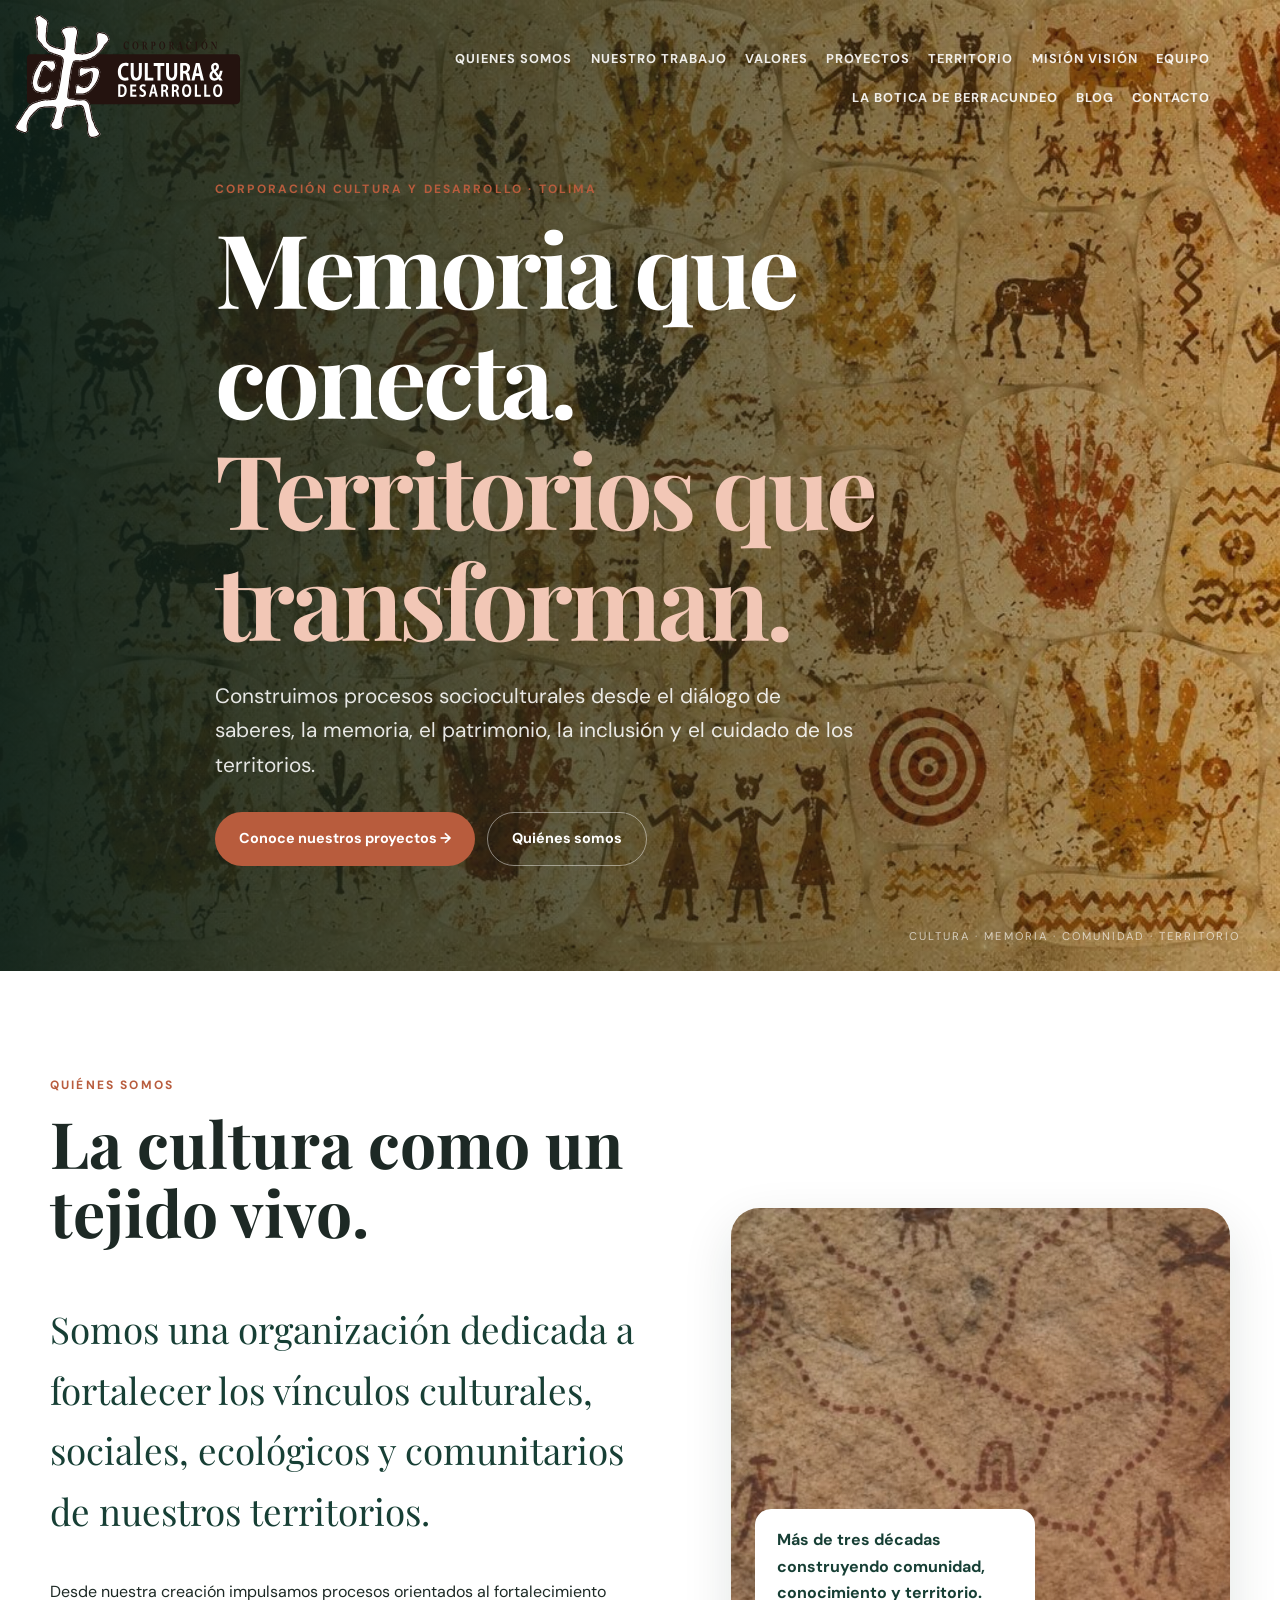
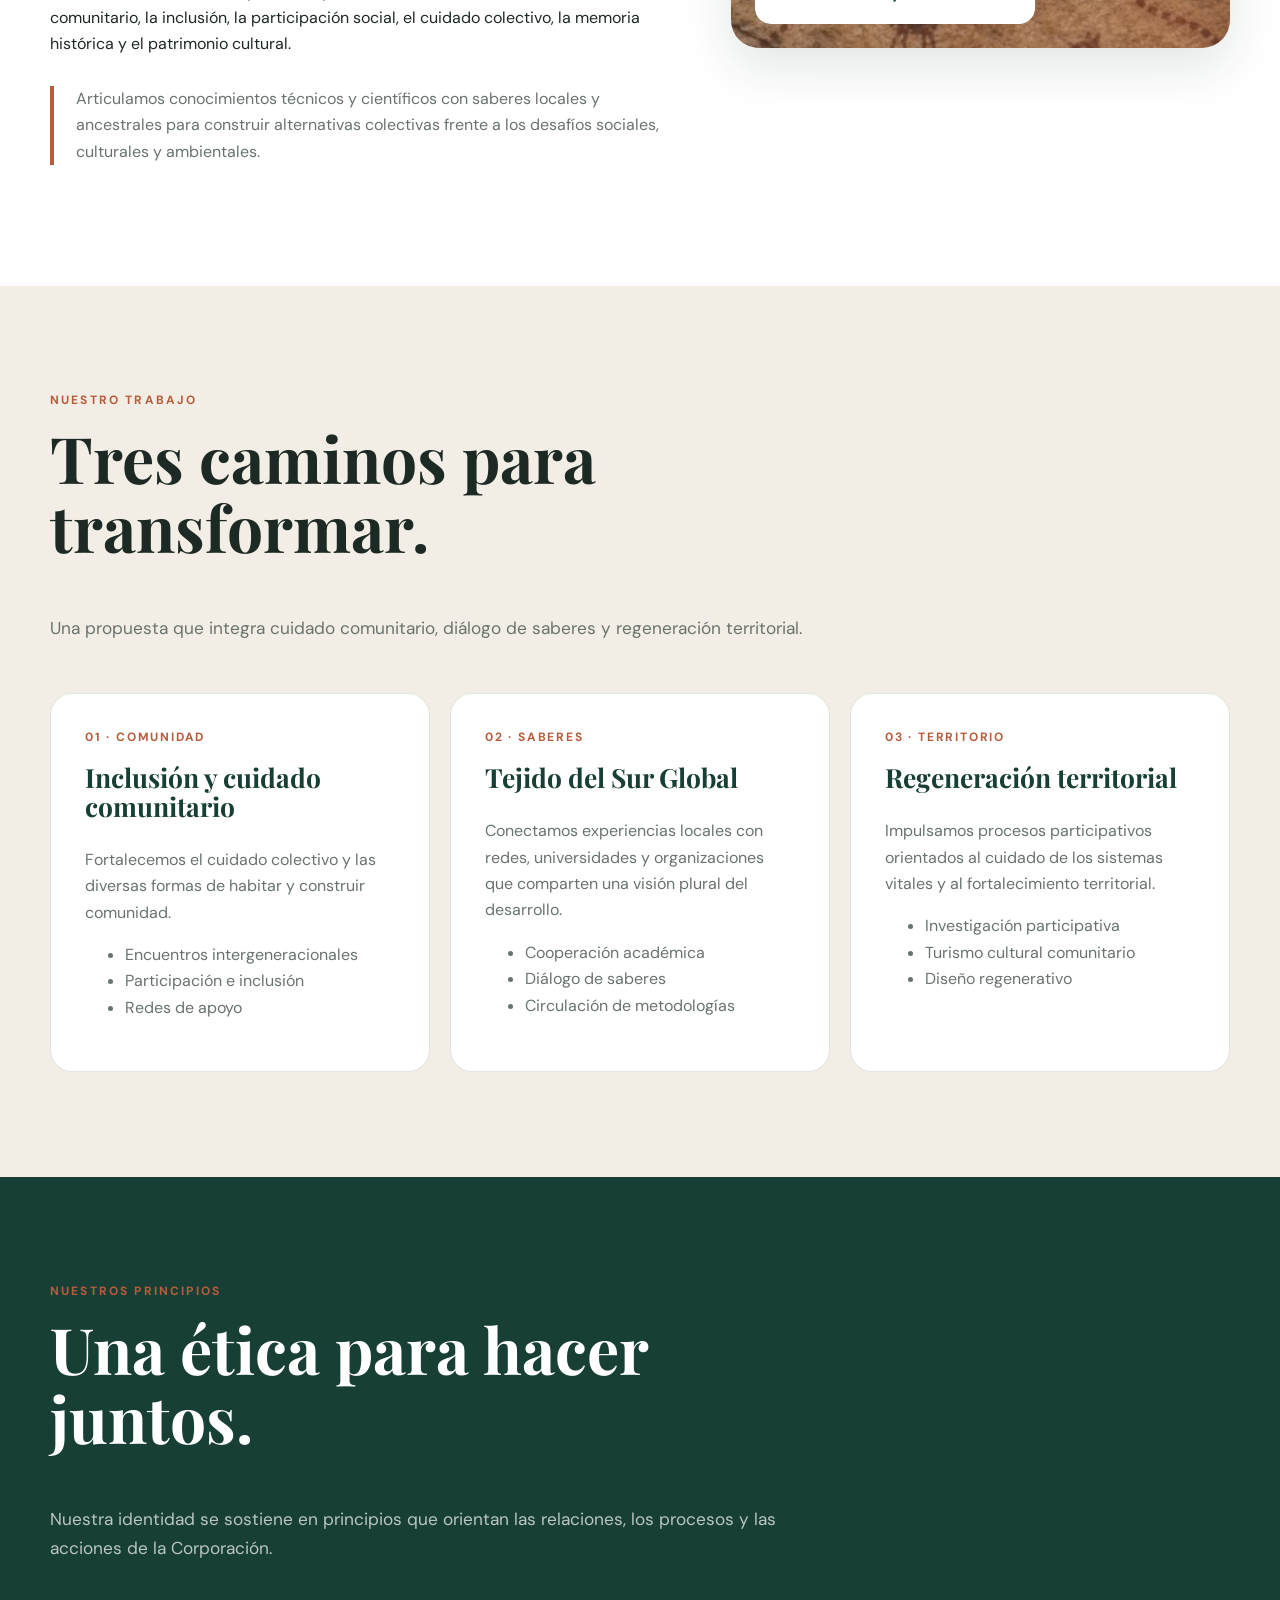
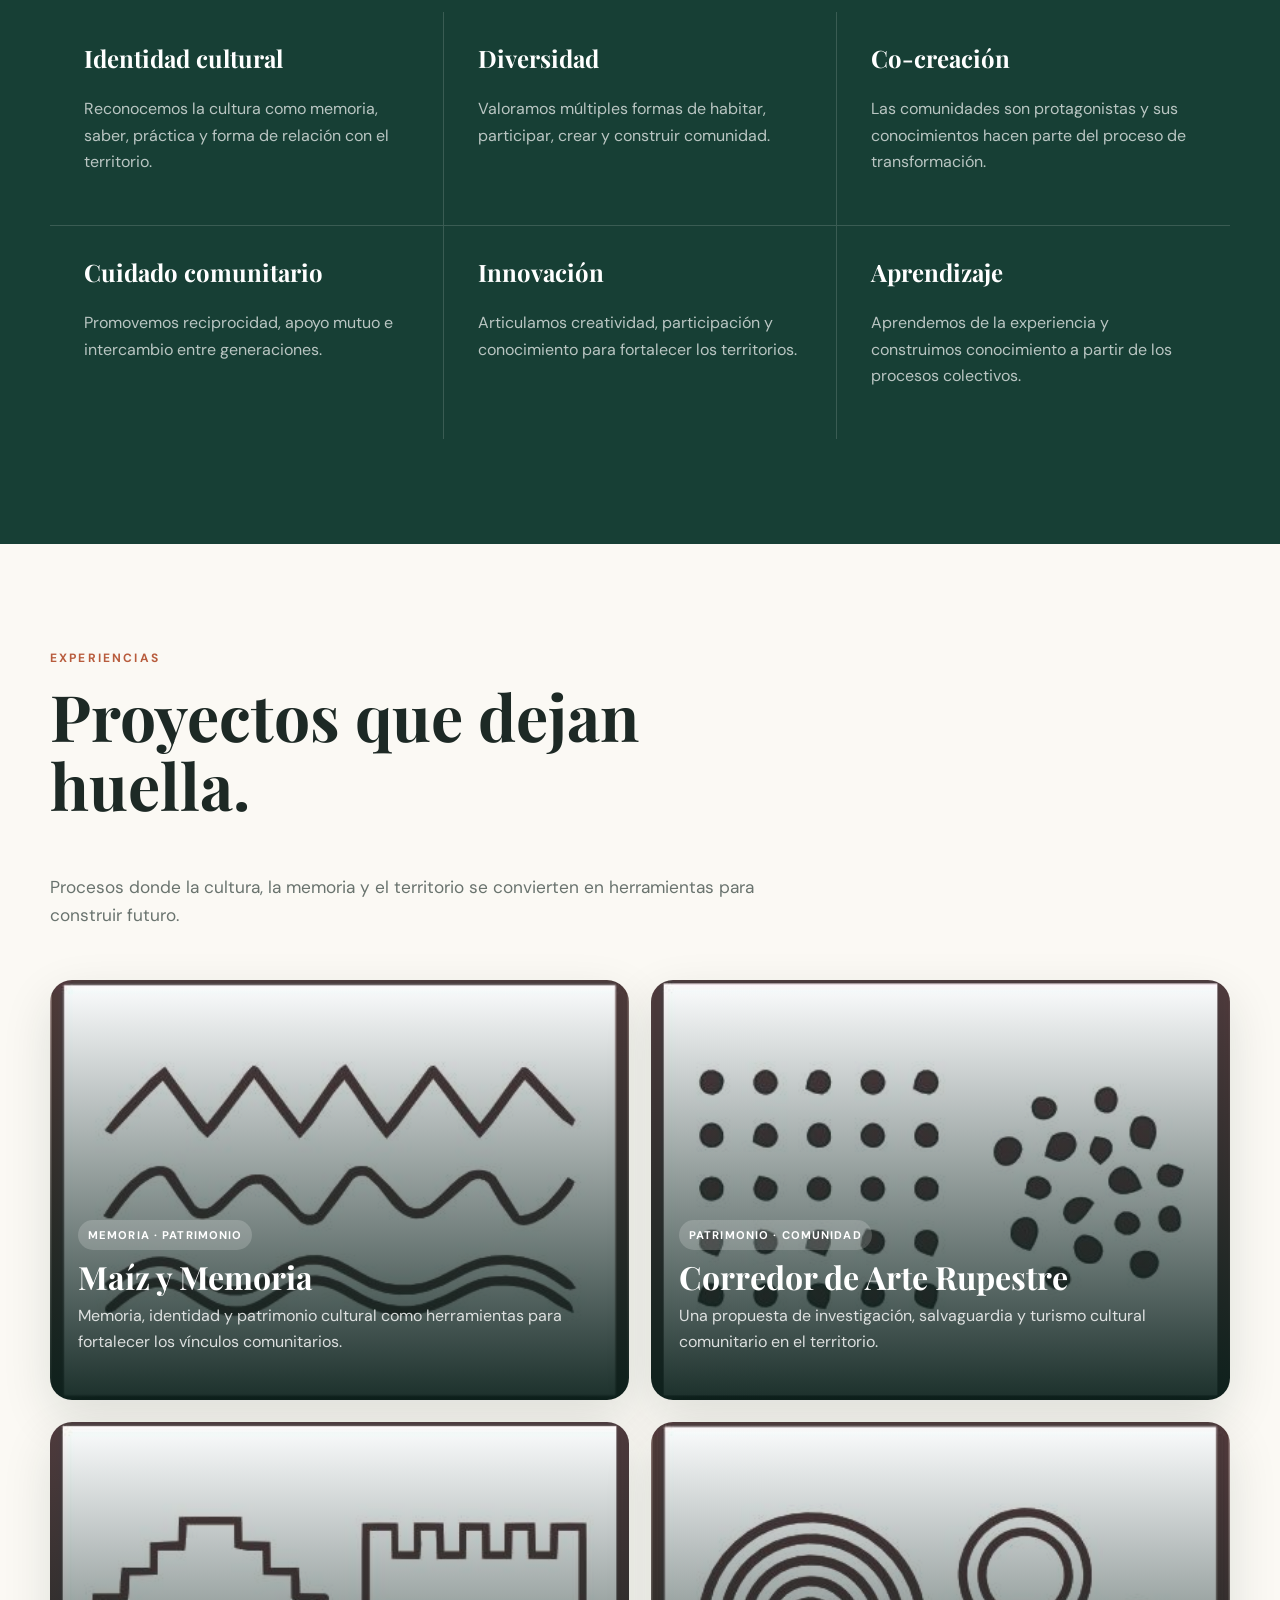
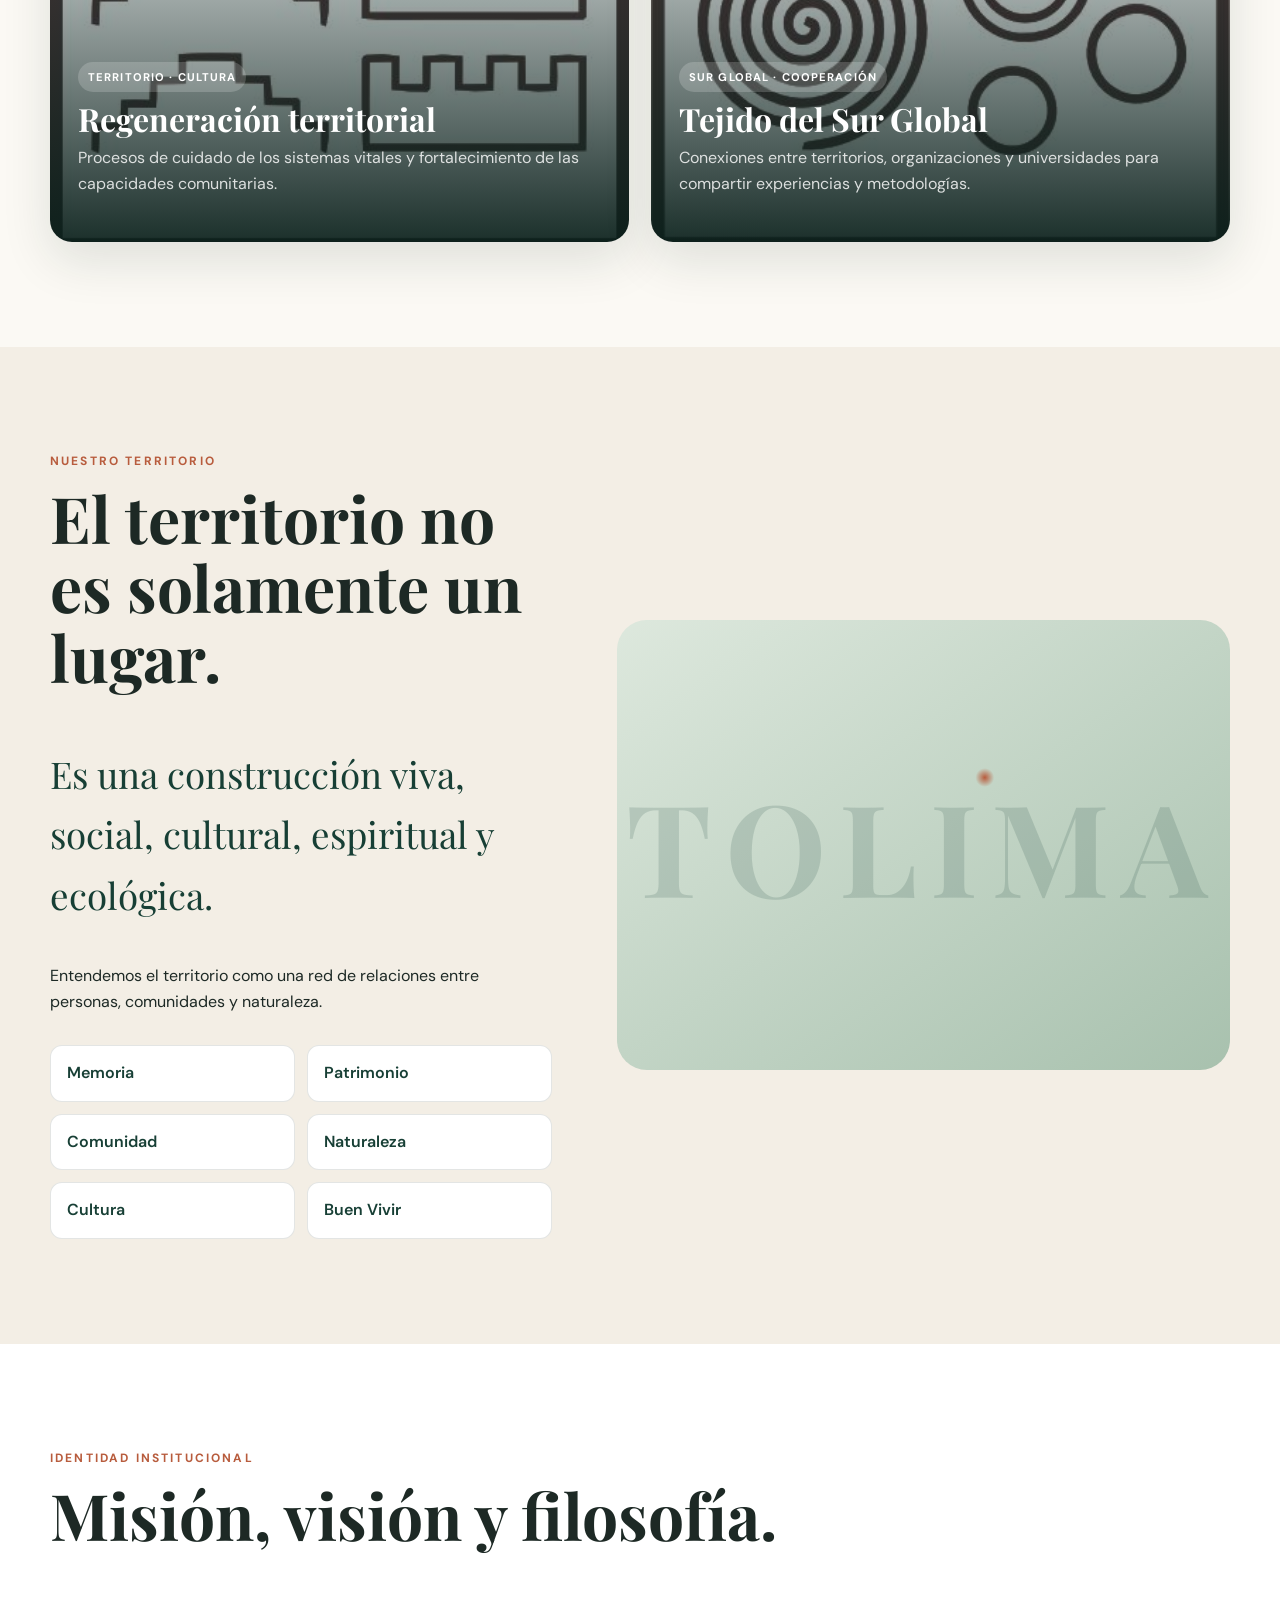
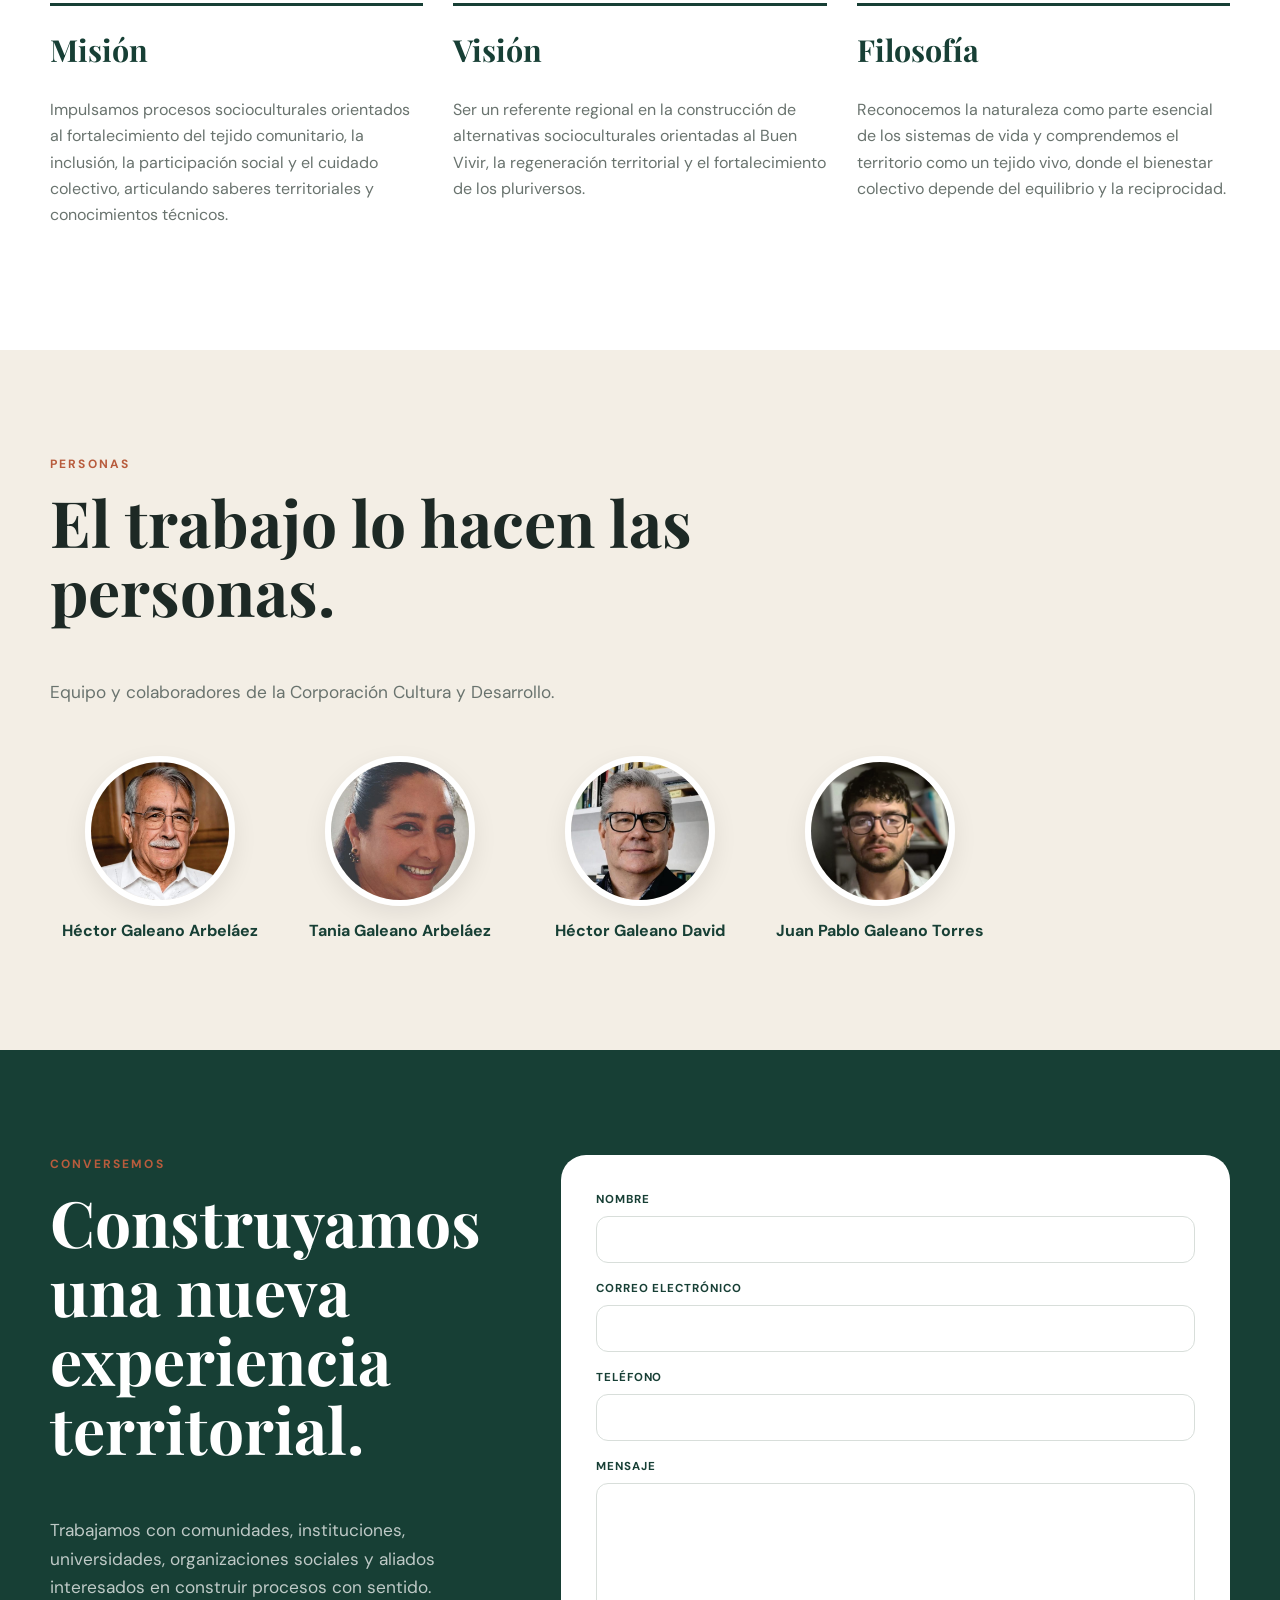
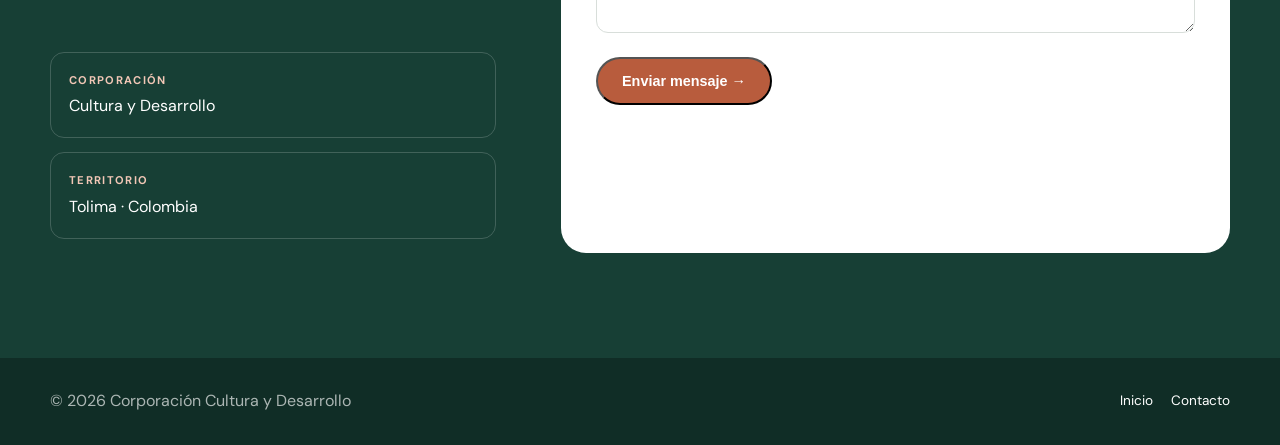
<file: index.html>
<!DOCTYPE html>
<html lang="es">
<head>
  <meta charset="UTF-8">

  <meta name="viewport"
        content="width=device-width, initial-scale=1.0">

  <!-- Una sola descripción: tener dos hacía que Google eligiera una al azar. -->
  <meta name="description"
        content="Corporación Cultura y Desarrollo: organización colombiana que impulsa la cultura, la participación comunitaria y el desarrollo territorial.">

  <!-- URL canónica: evita que el apex y www compitan por el mismo contenido. -->
  <link rel="canonical" href="https://culturaydesarrollo.org/">

  <meta property="og:locale" content="es_CO">
  <meta property="og:site_name" content="Cultura y Desarrollo">
  <meta property="og:title" content="Cultura y Desarrollo | Organización cultural en Colombia">
  <meta property="og:description"
        content="Organización colombiana que impulsa iniciativas de cultura, participación y desarrollo social.">
  <meta property="og:url" content="https://culturaydesarrollo.org/">
  <meta property="og:type" content="website">
  <meta property="og:image" content="https://culturaydesarrollo.org/assets/img/team/header-bg.jpg">
  <meta property="og:image:alt" content="Corporación Cultura y Desarrollo">

  <!-- Twitter/X: sin estas etiquetas el enlace se publica como texto plano. -->
  <meta name="twitter:card" content="summary_large_image">
  <meta name="twitter:title" content="Cultura y Desarrollo | Organización cultural en Colombia">
  <meta name="twitter:description"
        content="Organización colombiana que impulsa iniciativas de cultura, participación y desarrollo social.">
  <meta name="twitter:image" content="https://culturaydesarrollo.org/assets/img/team/header-bg.jpg">
  <meta name="twitter:image:alt" content="Corporación Cultura y Desarrollo">

  <meta name="theme-color" content="#173F35">

  <title>
    Corporación Cultura y Desarrollo |
    Memoria · Territorio · Cultura · Comunidad
  </title>

  <!-- TIPOGRAFÍAS -->
  <link rel="preconnect"
        href="https://fonts.googleapis.com">

  <link rel="preconnect"
        href="https://fonts.gstatic.com"
        crossorigin>

  <link href="https://fonts.googleapis.com/css2?family=DM+Sans:wght@400;500;600;700&family=Playfair+Display:wght@500;600;700&display=swap"
        rel="stylesheet">

  <style>

    /* =====================================================
       VARIABLES
    ===================================================== */

    :root {

      --verde: #173F35;
      --verde-claro: #2D6655;

      --terracota: #B85C3D;

      --arena: #F3EEE5;
      --crema: #FBF9F4;

      --texto: #1D2925;
      --gris: #69736E;

      --blanco: #FFFFFF;

      --borde:
        rgba(29, 41, 37, .12);

      --sombra:
        0 18px 50px
        rgba(20, 43, 36, .12);

      --radio: 22px;

      --max-width: 1180px;

    }


    /* =====================================================
       RESET
    ===================================================== */

    * {
      box-sizing: border-box;
    }

    html {
      scroll-behavior: smooth;
    }

    body {

      margin: 0;

      font-family:
        "DM Sans",
        Arial,
        sans-serif;

      background: var(--crema);

      color: var(--texto);

      line-height: 1.65;

    }

    img {
      max-width: 100%;
      display: block;
    }

    a {
      color: inherit;
      text-decoration: none;
    }


    /* =====================================================
       CONTENEDOR
    ===================================================== */

    .container {

      width:
        min(
          var(--max-width),
          calc(100% - 40px)
        );

      margin: auto;

    }


    /* =====================================================
       TIPOGRAFÍA
    ===================================================== */

    .eyebrow {

      font-size: .75rem;

      font-weight: 700;

      letter-spacing: .18em;

      text-transform: uppercase;

      color: var(--terracota);

      margin-bottom: 12px;

    }

    h1,
    h2,
    h3,
    h4 {

      font-family:
        "Playfair Display",
        Georgia,
        serif;

      line-height: 1.08;

      margin-top: 0;

    }

    h2 {

      font-size:
        clamp(
          2.3rem,
          5vw,
          4.2rem
        );

    }

    p {
      margin-top: 0;
    }


    /* =====================================================
       BOTONES
    ===================================================== */

    .btn {

      display: inline-flex;

      align-items: center;

      justify-content: center;

      gap: 10px;

      padding:
        14px
        24px;

      border-radius: 999px;

      font-size: .9rem;

      font-weight: 700;

      transition: .25s;

    }

    .btn-primary {

      background:
        var(--terracota);

      color:
        var(--blanco);

    }

    .btn-primary:hover {

      transform:
        translateY(-3px);

    }

    .btn-light {

      background:
        var(--blanco);

      color:
        var(--verde);

    }

    .btn-outline {

      border:
        1px solid
        rgba(255,255,255,.45);

      color:
        var(--blanco);

    }

    .btn-outline:hover {

      background:
        var(--blanco);

      color:
        var(--verde);

    }


    /* =====================================================
       NAVEGACIÓN
    ===================================================== */

    .navbar {

      position: fixed;

      top: 0;
      left: 0;
      right: 0;

      z-index: 1000;

      padding: 18px 0;

      transition: .3s;

    }

    .navbar.scrolled {

      background:
        rgba(23,63,53,.96);

      backdrop-filter:
        blur(12px);

      box-shadow:
        0 8px 30px
        rgba(0,0,0,.12);

      padding: 10px 0;

    }

    .nav-inner {

      display: flex;

      justify-content: space-between;

      align-items: center;

      gap: 25px;

      min-height: 68px;

    }

    .brand {

      display: flex;

      align-items: center;

      justify-content: flex-start;

      margin-top: 30px;

      margin-left: -52px;

      color:
        var(--blanco);

      font-weight: 700;

      font-size: .9rem;

      letter-spacing: .08em;

      text-transform: uppercase;

      line-height: 0;

      position: relative;

      z-index: 2;

    }

    .logo-container {

      position: fixed;

      top: 15px;

      left: 15px;

      width: 195px;

      max-width: calc(100% - 30px);

      height: auto;

      z-index: 10;

    }

    .logo-container img {

      width: 100%;

      height: auto;

      display: block;

    }

    @media (min-width: 1024px) {

      .logo-container {

        width: 225px;

      }

      .menu {

        margin-left: 255px;

      }

    }

    .brand span {

      color:
        #F2C7B6;

    }

    .menu {

      display: flex;

      gap: 18px;

      align-items: flex-start;

      margin-left: 225px;

      flex-wrap: wrap;

      justify-content: flex-end;

      padding-top: 0;

      padding-right: 20px;

      margin-top: 30px;

      z-index: 11;

      position: relative;

    }

    .menu a {

      color:
        var(--blanco);

      font-size: .8rem;

      font-weight: 700;

      letter-spacing: .08em;

      text-transform: uppercase;

      opacity: .9;

    }

    .menu a:hover {

      color:
        #F2C7B6;

    }

    .menu-toggle {

      display: none;

      background: none;

      border: 0;

      color: white;

      font-size: 1.8rem;

    }


    /* =====================================================
       HERO
    ===================================================== */

    .hero {

      min-height: 95vh;

      display: flex;

      align-items: flex-end;

      color:
        var(--blanco);

      position: relative;

      overflow: hidden;

      background:

        linear-gradient(
          90deg,
          rgba(8,30,25,.93),
          rgba(8,30,25,.58),
          rgba(8,30,25,.18)
        ),

        url("assets/img/team/header-bg.jpg")
        center/cover
        no-repeat,

        var(--verde);

    }

    .hero-content {

      padding:
        180px
        0
        105px;

      max-width: 850px;

    }

    .hero h1 {

      font-size:
        clamp(
          3.5rem,
          8vw,
          7rem
        );

      letter-spacing:
        -.04em;

      margin-bottom: 25px;

    }

    .hero h1 span {

      display: block;

      color:
        #F2C7B6;

    }

    .hero p {

      max-width: 650px;

      font-size:
        clamp(
          1.05rem,
          2vw,
          1.3rem
        );

      color:
        rgba(255,255,255,.88);

    }

    .hero-buttons {

      display: flex;

      gap: 12px;

      flex-wrap: wrap;

      margin-top: 30px;

    }

    .hero-note {

      position: absolute;

      bottom: 25px;

      right: 40px;

      font-size: .7rem;

      letter-spacing: .18em;

      text-transform: uppercase;

      opacity: .65;

    }


    /* =====================================================
       SECCIONES
    ===================================================== */

    section {

      padding:
        105px
        0;

    }

    .section-head {

      max-width: 780px;

      margin-bottom: 50px;

    }

    .section-head p {

      font-size: 1.08rem;

      color:
        var(--gris);

    }


    /* =====================================================
       NOSOTROS
    ===================================================== */

    .about {

      background:
        var(--blanco);

    }

    .about-grid {

      display: grid;

      grid-template-columns:
        1.1fr
        .9fr;

      gap: 70px;

      align-items: center;

    }

    .lead {

      font-family:
        "Playfair Display",
        Georgia,
        serif;

      font-size:
        clamp(
          1.5rem,
          3vw,
          2.3rem
        );

      color:
        var(--verde);

    }

    .quote {

      border-left:
        4px solid
        var(--terracota);

      padding-left: 22px;

      margin-top: 28px;

      color:
        var(--gris);

    }

    .about-image {

      min-height: 440px;

      border-radius: 28px;

      background:

        linear-gradient(
          145deg,
          rgba(23,63,53,.15),
          rgba(184,92,61,.25)
        ),

        url("assets/img/about/1.jpg")
        center/cover
        no-repeat,

        var(--verde-claro);

      position: relative;

      box-shadow:
        var(--sombra);

    }

    .about-badge {

      position: absolute;

      bottom: 24px;

      left: 24px;

      background:
        var(--blanco);

      color:
        var(--verde);

      padding:
        18px
        22px;

      border-radius: 16px;

      max-width: 280px;

      font-weight: 700;

    }


    /* =====================================================
       EJES
    ===================================================== */

    .pillars {

      background:
        var(--arena);

    }

    .cards {

      display: grid;

      grid-template-columns:
        repeat(3,1fr);

      gap: 20px;

    }

    .card {

      background:
        var(--blanco);

      padding: 34px;

      border-radius:
        var(--radio);

      border:
        1px solid
        var(--borde);

      transition: .25s;

    }

    .card:hover {

      transform:
        translateY(-6px);

      box-shadow:
        var(--sombra);

    }

    .number {

      font-size: .75rem;

      font-weight: 700;

      color:
        var(--terracota);

      letter-spacing: .15em;

      margin-bottom: 16px;

    }

    .card h3 {

      color:
        var(--verde);

      font-size: 1.65rem;

    }

    .card p,
    .card li {

      color:
        var(--gris);

    }


    /* =====================================================
       VALORES
    ===================================================== */

    .values {

      background:
        var(--verde);

      color:
        var(--blanco);

    }

    .values .section-head p {

      color:
        rgba(255,255,255,.7);

    }

    .values-grid {

      display: grid;

      grid-template-columns:
        repeat(3,1fr);

      gap: 1px;

      background:
        rgba(255,255,255,.15);

    }

    .value {

      background:
        var(--verde);

      padding: 34px;

      min-height: 210px;

    }

    .value h3 {

      font-size: 1.5rem;

    }

    .value p {

      color:
        rgba(255,255,255,.7);

    }


    /* =====================================================
       PROYECTOS
    ===================================================== */

    .projects-grid {

      display: grid;

      grid-template-columns:
        repeat(2,1fr);

      gap: 22px;

    }

    .project {

      min-height: 420px;

      position: relative;

      overflow: hidden;

      border-radius:
        var(--radio);

      background-size: cover;

      background-position: center;

      color:
        var(--blanco);

      box-shadow:
        var(--sombra);

    }

    .project-1 {

      background-image:

        linear-gradient(
          0deg,
          rgba(8,30,25,.92),
          transparent
        ),

        url("assets/img/portfolio/1-thumbnail.jpg");

    }

    .project-2 {

      background-image:

        linear-gradient(
          0deg,
          rgba(8,30,25,.92),
          transparent
        ),

        url("assets/img/portfolio/2-thumbnail.jpg");

    }

    .project-3 {

      background-image:

        linear-gradient(
          0deg,
          rgba(8,30,25,.92),
          transparent
        ),

        url("assets/img/portfolio/5-thumbnail.jpg");

    }

    .project-4 {

      background-image:

        linear-gradient(
          0deg,
          rgba(8,30,25,.92),
          transparent
        ),

        url("assets/img/portfolio/6-thumbnail.jpg");

    }

    .project-content {

      position: absolute;

      bottom: 28px;

      left: 28px;

      right: 28px;

    }

    .tag {

      display: inline-block;

      padding:
        6px
        10px;

      border-radius: 999px;

      background:
        rgba(255,255,255,.18);

      font-size: .7rem;

      font-weight: 700;

      letter-spacing: .1em;

      text-transform: uppercase;

      margin-bottom: 10px;

    }

    .project h3 {

      font-size: 2rem;

      margin-bottom: 8px;

    }

    .project p {

      color:
        rgba(255,255,255,.82);

    }


    /* =====================================================
       TERRITORIO
    ===================================================== */

    .territory {

      background:
        var(--arena);

    }

    .territory-grid {

      display: grid;

      grid-template-columns:
        .9fr
        1.1fr;

      gap: 65px;

      align-items: center;

    }

    .territory-list {

      display: grid;

      grid-template-columns:
        1fr 1fr;

      gap: 12px;

      margin-top: 30px;

    }

    .territory-item {

      background:
        var(--blanco);

      padding:
        14px
        16px;

      border-radius: 12px;

      font-weight: 600;

      color:
        var(--verde);

      border:
        1px solid
        var(--borde);

    }

    .territory-visual {

      min-height: 450px;

      border-radius: 30px;

      display: grid;

      place-items: center;

      background:

        radial-gradient(
          circle at 60% 35%,
          var(--terracota),
          transparent 2%
        ),

        linear-gradient(
          145deg,
          #DDE8DD,
          #A8C1AE
        );

      overflow: hidden;

    }

    .territory-visual span {

      font-family:
        "Playfair Display",
        Georgia,
        serif;

      font-size:
        clamp(
          4rem,
          10vw,
          8rem
        );

      color:
        rgba(23,63,53,.15);

      font-weight: 700;

      letter-spacing: .1em;

    }


    /* =====================================================
       MISION
    ===================================================== */

    .manifesto {

      background:
        var(--blanco);

    }

    .manifesto-grid {

      display: grid;

      grid-template-columns:
        repeat(3,1fr);

      gap: 30px;

    }

    .manifesto-item {

      border-top:
        3px solid
        var(--verde);

      padding-top: 28px;

    }

    .manifesto-item h3 {

      color:
        var(--verde);

      font-size: 1.9rem;

    }

    .manifesto-item p {

      color:
        var(--gris);

    }


    /* =====================================================
       EQUIPO
    ===================================================== */

    .team {

      background:
        var(--arena);

    }

    .team-grid {

      display: grid;

      grid-template-columns:
        repeat(5,1fr);

      gap: 20px;

    }

    .person {

      text-align: center;

    }

    .person img {

      width: 150px;

      height: 150px;

      object-fit: cover;

      border-radius: 50%;

      margin:
        auto
        auto
        16px;

      border:
        6px solid
        var(--blanco);

      box-shadow:
        0 8px 24px
        rgba(0,0,0,.08);

    }

    .person h3 {

      font-family:
        "DM Sans",
        sans-serif;

      font-size: 1rem;

      color:
        var(--verde);

      margin-bottom: 5px;

    }

    .person p {

      color:
        var(--gris);

      font-size: .85rem;

    }


    /* =====================================================
       CONTACTO
    ===================================================== */

    .contact {

      background:
        var(--verde);

      color:
        var(--blanco);

    }

    .contact-grid {

      display: grid;

      grid-template-columns:
        .8fr
        1.2fr;

      gap: 65px;

    }

    .contact .section-head p {

      color:
        rgba(255,255,255,.72);

    }

    .contact-info {

      margin-top: 35px;

    }

    .contact-box {

      padding: 18px;

      margin-bottom: 14px;

      border:
        1px solid
        rgba(255,255,255,.18);

      border-radius: 14px;

    }

    .contact-box small {

      display: block;

      color:
        #F2C7B6;

      font-size: .7rem;

      font-weight: 700;

      letter-spacing: .12em;

      text-transform: uppercase;

      margin-bottom: 4px;

    }

    form {

      background:
        var(--blanco);

      padding: 35px;

      border-radius: 25px;

    }

    .field {

      margin-bottom: 16px;

    }

    label {

      display: block;

      font-size: .72rem;

      font-weight: 700;

      letter-spacing: .08em;

      text-transform: uppercase;

      color:
        var(--verde);

      margin-bottom: 7px;

    }

    input,
    textarea {

      width: 100%;

      padding: 14px;

      font-family: inherit;

      border:
        1px solid #D8DEDA;

      border-radius: 12px;

      outline: none;

    }

    textarea {

      min-height: 150px;

      resize: vertical;

    }

    input:focus,
    textarea:focus {

      border-color:
        var(--terracota);

    }


    /* =====================================================
       FOOTER
    ===================================================== */

    footer {

      background:
        #102D26;

      color:
        rgba(255,255,255,.65);

      padding: 30px 0;

    }

    .footer-inner {

      display: flex;

      justify-content: space-between;

      align-items: center;

      gap: 20px;

    }

    .footer-links {

      display: flex;

      gap: 18px;

    }

    .footer-links a {

      color:
        var(--blanco);

      font-size: .85rem;

    }


    /* =====================================================
       RESPONSIVE
    ===================================================== */

    @media (max-width: 950px) {

      .menu {

        display: none;

        position: absolute;

        top: 70px;

        left: 20px;

        right: 20px;

        background:
          var(--verde);

        padding: 22px;

        border-radius: 16px;

        flex-direction: column;

        align-items: flex-start;

      }

      .menu.open {
        display: flex;
      }

      .menu-toggle {
        display: block;
      }

      .about-grid,
      .territory-grid,
      .contact-grid {

        grid-template-columns: 1fr;

      }

      .cards,
      .values-grid,
      .manifesto-grid {

        grid-template-columns:
          1fr 1fr;

      }

      .team-grid {

        grid-template-columns:
          repeat(3,1fr);

      }

    }


    @media (max-width: 600px) {

      .container {

        width:
          calc(100% - 28px);

      }

      section {

        padding:
          75px
          0;

      }

      .hero-content {

        padding:
          150px
          0
          80px;

      }

      .hero-note {

        display: none;

      }

      .cards,
      .values-grid,
      .projects-grid,
      .manifesto-grid {

        grid-template-columns: 1fr;

      }

      .team-grid {

        grid-template-columns:
          1fr 1fr;

      }

      .territory-list {

        grid-template-columns: 1fr;

      }

      .footer-inner {

        flex-direction: column;

        align-items: flex-start;

      }

    }

  </style>

<!-- Dos etiquetas de verificación: cada una corresponde a una propiedad
     distinta de Google Search Console. No se quitan: si se borran, se
     pierde la verificación de esa propiedad. -->
<meta name="google-site-verification" content="-JKbeC2WB-yLjdcUuftRDCjE4mUqM26ANzcBpwgzfRU" />
<meta name="google-site-verification" content="17GfBB6sy7B_3PzGN5E_cDCNievyFX0ndyazf8X0QU0" />

<!--
  Datos estructurados de la organización: es lo que le permite a Google
  entender quiénes somos y asociar este dominio con la entidad.
  El logo apunta a un PNG de 512x512 generado desde el SVG original,
  porque el SVG no sirve para el panel de conocimiento de Google.
-->
<script type="application/ld+json">
{
  "@context": "https://schema.org",
  "@type": "Organization",
  "name": "Corporación Cultura y Desarrollo",
  "alternateName": "Cultura y Desarrollo",
  "url": "https://culturaydesarrollo.org/",
  "logo": "https://culturaydesarrollo.org/assets/img/logo-512.png",
  "image": "https://culturaydesarrollo.org/assets/img/team/header-bg.jpg",
  "description": "Organización colombiana que impulsa iniciativas de cultura, participación comunitaria y desarrollo social.",
  "inLanguage": "es-CO",
  "areaServed": {
    "@type": "Country",
    "name": "Colombia"
  },
  "sameAs": [
    "https://www.instagram.com/corporacioncyd/"
  ]
}
</script>

</head>


<body>


  <!-- =====================================================
       NAVEGACIÓN
  ====================================================== -->

  <nav class="navbar" id="navbar">

    <div class="logo-container">
      <img src="assets/img/logo.svg"
           alt="Corporación Cultura y Desarrollo">
    </div>

    <div class="container nav-inner">

      <a href="#inicio"
         class="brand"
         aria-label="Corporación Cultura y Desarrollo">
      </a>

      <button class="menu-toggle"
              id="menuToggle"
              aria-label="Abrir menú">

        ☰

      </button>


    <div class="menu" id="menu">

      <a href="#nosotros">Quienes Somos</a>

      <a href="#trabajo">Nuestro trabajo</a>

     <a href="#valores">Valores</a>

      <a href="#proyectos">Proyectos</a>

      <a href="#territorio">Territorio</a>

      <a href="#mision">Misión Visión</a>

      <a href="#equipo">Equipo</a>

      <a href="https://laboticaberracundeo.com/">La Botica de Berracundeo</a>

      <a href="https://blog.culturaydesarrollo.org/">Blog</a>

      <a href="#contacto">Contacto</a>


    </div>

    </div>

  </nav>



  <!-- =====================================================
       HERO
  ====================================================== -->

  <header class="hero"
          id="inicio">

    <div class="container hero-content">

      <div class="eyebrow">

        Corporación Cultura y Desarrollo · Tolima

      </div>


      <h1>

        Memoria que conecta.

        <span>
          Territorios que transforman.
        </span>

      </h1>


      <p>

        Construimos procesos socioculturales desde
        el diálogo de saberes, la memoria,
        el patrimonio, la inclusión y el cuidado
        de los territorios.

      </p>


      <div class="hero-buttons">

        <a href="#proyectos"
           class="btn btn-primary">

          Conoce nuestros proyectos →

        </a>


        <a href="#nosotros"
           class="btn btn-outline">

          Quiénes somos

        </a>

      </div>

    </div>


    <div class="hero-note">

      Cultura · Memoria · Comunidad · Territorio

    </div>

  </header>



  <main>


    <!-- =====================================================
         NOSOTROS
    ====================================================== -->

    <section class="about"
             id="nosotros">

      <div class="container about-grid">


        <div>

          <div class="eyebrow">

            Quiénes somos

          </div>


          <h2>

            La cultura como
            un tejido vivo.

          </h2>


          <p class="lead">

            Somos una organización dedicada
            a fortalecer los vínculos culturales,
            sociales, ecológicos y comunitarios
            de nuestros territorios.

          </p>


          <p>

            Desde nuestra creación impulsamos procesos
            orientados al fortalecimiento comunitario,
            la inclusión, la participación social,
            el cuidado colectivo, la memoria histórica
            y el patrimonio cultural.

          </p>


          <p class="quote">

            Articulamos conocimientos técnicos
            y científicos con saberes locales
            y ancestrales para construir alternativas
            colectivas frente a los desafíos sociales,
            culturales y ambientales.

          </p>

        </div>


        <div class="about-image">

          <div class="about-badge">

            Más de tres décadas construyendo
            comunidad, conocimiento y territorio.

          </div>

        </div>


      </div>

    </section>



    <!-- =====================================================
         EJES DE TRABAJO
    ====================================================== -->

    <section class="pillars"
             id="trabajo">

      <div class="container">


        <div class="section-head">

          <div class="eyebrow">

            Nuestro trabajo

          </div>


          <h2>

            Tres caminos
            para transformar.

          </h2>


          <p>

            Una propuesta que integra
            cuidado comunitario,
            diálogo de saberes
            y regeneración territorial.

          </p>

        </div>


        <div class="cards">


          <article class="card">

            <div class="number">

              01 · COMUNIDAD

            </div>


            <h3>

              Inclusión y
              cuidado comunitario

            </h3>


            <p>

              Fortalecemos el cuidado colectivo
              y las diversas formas de habitar
              y construir comunidad.

            </p>


            <ul>

              <li>Encuentros intergeneracionales</li>

              <li>Participación e inclusión</li>

              <li>Redes de apoyo</li>

            </ul>

          </article>



          <article class="card">

            <div class="number">

              02 · SABERES

            </div>


            <h3>

              Tejido del
              Sur Global

            </h3>


            <p>

              Conectamos experiencias locales
              con redes, universidades
              y organizaciones que comparten
              una visión plural del desarrollo.

            </p>


            <ul>

              <li>Cooperación académica</li>

              <li>Diálogo de saberes</li>

              <li>Circulación de metodologías</li>

            </ul>

          </article>



          <article class="card">

            <div class="number">

              03 · TERRITORIO

            </div>


            <h3>

              Regeneración
              territorial

            </h3>


            <p>

              Impulsamos procesos participativos
              orientados al cuidado de los sistemas
              vitales y al fortalecimiento territorial.

            </p>


            <ul>

              <li>Investigación participativa</li>

              <li>Turismo cultural comunitario</li>

              <li>Diseño regenerativo</li>

            </ul>

          </article>


        </div>

      </div>

    </section>



    <!-- =====================================================
         PRINCIPIOS
    ====================================================== -->

    <section class="values"
         id="valores">

      <div class="container">


        <div class="section-head">

          <div class="eyebrow">

            Nuestros principios

          </div>


          <h2>

            Una ética
            para hacer juntos.

          </h2>


          <p>

            Nuestra identidad se sostiene
            en principios que orientan
            las relaciones, los procesos
            y las acciones de la Corporación.

          </p>

        </div>


        <div class="values-grid">


          <article class="value">

            <h3>

              Identidad cultural

            </h3>

            <p>

              Reconocemos la cultura
              como memoria, saber,
              práctica y forma de relación
              con el territorio.

            </p>

          </article>


          <article class="value">

            <h3>

              Diversidad

            </h3>

            <p>

              Valoramos múltiples formas
              de habitar, participar,
              crear y construir comunidad.

            </p>

          </article>


          <article class="value">

            <h3>

              Co-creación

            </h3>

            <p>

              Las comunidades son protagonistas
              y sus conocimientos hacen parte
              del proceso de transformación.

            </p>

          </article>


          <article class="value">

            <h3>

              Cuidado comunitario

            </h3>

            <p>

              Promovemos reciprocidad,
              apoyo mutuo e intercambio
              entre generaciones.

            </p>

          </article>


          <article class="value">

            <h3>

              Innovación

            </h3>

            <p>

              Articulamos creatividad,
              participación y conocimiento
              para fortalecer los territorios.

            </p>

          </article>


          <article class="value">

            <h3>

              Aprendizaje

            </h3>

            <p>

              Aprendemos de la experiencia
              y construimos conocimiento
              a partir de los procesos colectivos.

            </p>

          </article>


        </div>

      </div>

    </section>



    <!-- =====================================================
         PROYECTOS
    ====================================================== -->

    <section id="proyectos">

      <div class="container">


        <div class="section-head">

          <div class="eyebrow">

            Experiencias

          </div>


          <h2>

            Proyectos que
            dejan huella.

          </h2>


          <p>

            Procesos donde la cultura,
            la memoria y el territorio
            se convierten en herramientas
            para construir futuro.

          </p>

        </div>


        <div class="projects-grid">


          <article class="project project-1">

            <div class="project-content">

              <div class="tag">

                Memoria · Patrimonio

              </div>


              <h3>

                Maíz y Memoria

              </h3>


              <p>

                Memoria, identidad y patrimonio
                cultural como herramientas
                para fortalecer los vínculos comunitarios.

              </p>

            </div>

          </article>



          <article class="project project-2">

            <div class="project-content">

              <div class="tag">

                Patrimonio · Comunidad

              </div>


              <h3>

                Corredor de
                Arte Rupestre

              </h3>


              <p>

                Una propuesta de investigación,
                salvaguardia y turismo cultural
                comunitario en el territorio.

              </p>

            </div>

          </article>



          <article class="project project-3">

            <div class="project-content">

              <div class="tag">

                Territorio · Cultura

              </div>


              <h3>

                Regeneración
                territorial

              </h3>


              <p>

                Procesos de cuidado
                de los sistemas vitales
                y fortalecimiento de las capacidades
                comunitarias.

              </p>

            </div>

          </article>



          <article class="project project-4">

            <div class="project-content">

              <div class="tag">

                Sur Global · Cooperación

              </div>


              <h3>

                Tejido del
                Sur Global

              </h3>


              <p>

                Conexiones entre territorios,
                organizaciones y universidades
                para compartir experiencias
                y metodologías.

              </p>

            </div>

          </article>


        </div>

      </div>

    </section>



    <!-- =====================================================
         TERRITORIO
    ====================================================== -->

    <section class="territory"
             id="territorio">

      <div class="container territory-grid">


        <div>

          <div class="eyebrow">

            Nuestro territorio

          </div>


          <h2>

            El territorio no es
            solamente un lugar.

          </h2>


          <p class="lead">

            Es una construcción viva,
            social, cultural,
            espiritual y ecológica.

          </p>


          <p>

            Entendemos el territorio
            como una red de relaciones
            entre personas, comunidades
            y naturaleza.

          </p>


          <div class="territory-list">

            <div class="territory-item">
              Memoria
            </div>

            <div class="territory-item">
              Patrimonio
            </div>

            <div class="territory-item">
              Comunidad
            </div>

            <div class="territory-item">
              Naturaleza
            </div>

            <div class="territory-item">
              Cultura
            </div>

            <div class="territory-item">
              Buen Vivir
            </div>

          </div>

        </div>


        <div class="territory-visual">

          <span>
            TOLIMA
          </span>

        </div>


      </div>

    </section>



    <!-- =====================================================
         MISIÓN · VISIÓN
    ====================================================== -->

    <section class="manifesto"
         id="mision">

      <div class="container">


        <div class="section-head">

          <div class="eyebrow">

            Identidad institucional

          </div>


          <h2>

            Misión, visión
            y filosofía.

          </h2>

        </div>


        <div class="manifesto-grid">


          <article class="manifesto-item">

            <h3>
              Misión
            </h3>

            <p>

              Impulsamos procesos socioculturales
              orientados al fortalecimiento
              del tejido comunitario,
              la inclusión, la participación social
              y el cuidado colectivo,
              articulando saberes territoriales
              y conocimientos técnicos.

            </p>

          </article>



          <article class="manifesto-item">

            <h3>
              Visión
            </h3>

            <p>

              Ser un referente regional
              en la construcción de alternativas
              socioculturales orientadas
              al Buen Vivir,
              la regeneración territorial
              y el fortalecimiento de los pluriversos.

            </p>

          </article>



          <article class="manifesto-item">

            <h3>
              Filosofía
            </h3>

            <p>

              Reconocemos la naturaleza
              como parte esencial de los sistemas
              de vida y comprendemos el territorio
              como un tejido vivo,
              donde el bienestar colectivo
              depende del equilibrio
              y la reciprocidad.

            </p>

          </article>


        </div>

      </div>

    </section>



    <!-- =====================================================
         EQUIPO
    ====================================================== -->

    <section class="team"
             id="equipo">

      <div class="container">


        <div class="section-head">

          <div class="eyebrow">

            Personas

          </div>


          <h2>

            El trabajo lo hacen
            las personas.

          </h2>


          <p>

            Equipo y colaboradores
            de la Corporación
            Cultura y Desarrollo.

          </p>

        </div>


        <div class="team-grid">


          <article class="person">

            <img src="assets/img/us/0.jpg"
                 alt="Retrato de Héctor Galeano Arbeláez"
                 width="500"
                 height="500"
                 loading="lazy"
                 decoding="async">

            <h3>
              Héctor Galeano Arbeláez
            </h3>

          </article>


          <article class="person">

            <img src="assets/img/us/1.jpg"
                 alt="Retrato de Tania Galeano Arbeláez"
                 width="500"
                 height="500"
                 loading="lazy"
                 decoding="async">

            <h3>
              Tania Galeano Arbeláez
            </h3>

          </article>


          <article class="person">

            <img src="assets/img/us/2.jpg"
                 alt="Retrato de Héctor Galeano David"
                 width="500"
                 height="500"
                 loading="lazy"
                 decoding="async">

            <h3>
              Héctor Galeano David
            </h3>

          </article>


          <article class="person">

            <img src="assets/img/us/4.jpg"
                 alt="Retrato de Juan Pablo Galeano Torres"
                 width="1250"
                 height="1250"
                 loading="lazy"
                 decoding="async">

            <h3>
              Juan Pablo Galeano Torres
            </h3>

          </article>


        </div>

      </div>

    </section>



    <!-- =====================================================
         CONTACTO
    ====================================================== -->

    <section class="contact"
             id="contacto">
      <div id="contacto"></div> 
      <div class="container contact-grid">


        <div>

          <div class="section-head">

            <div class="eyebrow">

              Conversemos

            </div>


            <h2>

              Construyamos
              una nueva experiencia
              territorial.

            </h2>


            <p>

              Trabajamos con comunidades,
              instituciones, universidades,
              organizaciones sociales
              y aliados interesados
              en construir procesos
              con sentido.

            </p>

          </div>


          <div class="contact-info">

            <div class="contact-box">

              <small>
                Corporación
              </small>

              Cultura y Desarrollo

            </div>


            <div class="contact-box">

              <small>
                Territorio
              </small>

              Tolima · Colombia

            </div>

          </div>

        </div>



        <form
          id="contactForm"
          action="https://formspree.io/f/mkoearok"
          method="POST">

          <input
            type="hidden"
            name="_subject"
            value="Nuevo mensaje desde Cultura y Desarrollo">

          <div class="field">

            <label for="nombre">
              Nombre
            </label>

            <input
              type="text"
              id="nombre"
              name="nombre"
              required>

          </div>


          <div class="field">

            <label for="email">
              Correo electrónico
            </label>

            <input
              type="email"
              id="email"
              name="email"
              required>

          </div>


          <div class="field">

            <label for="telefono">
              Teléfono
            </label>

            <input
              type="tel"
              id="telefono"
              name="telefono">

          </div>


          <div class="field">

            <label for="mensaje">
              Mensaje
            </label>

            <textarea
              id="mensaje"
              name="mensaje"
              required></textarea>

          </div>


          <button
            type="submit"
            class="btn btn-primary">

            Enviar mensaje →

          </button>

        </form>


      </div>

    </section>


  </main>



  <!-- =====================================================
       FOOTER
  ====================================================== -->

  <footer>

    <div class="container footer-inner">

      <div>

        © 2026 Corporación Cultura y Desarrollo

      </div>


      <div class="footer-links">

        <a href="#inicio">
          Inicio
        </a>

        <a href="#contacto">
          Contacto
        </a>

      </div>

    </div>

  </footer>



  <!-- =====================================================
       JAVASCRIPT
  ====================================================== -->

  <script>

    const navbar =
      document.getElementById("navbar");

    const menuToggle =
      document.getElementById("menuToggle");

    const menu =
      document.getElementById("menu");


    window.addEventListener(
      "scroll",
      function () {

        if (window.scrollY > 30) {

          navbar.classList.add("scrolled");

        } else {

          navbar.classList.remove("scrolled");

        }

      }
    );


    menuToggle.addEventListener(
      "click",
      function () {

        menu.classList.toggle("open");

      }
    );


    document
      .querySelectorAll(".menu a")
      .forEach(function (link) {

        link.addEventListener(
          "click",
          function () {

            menu.classList.remove("open");

          }
        );

      });

  </script>

  <script>
  window.addEventListener('DOMContentLoaded', () => {
    // 1. Verificamos si el visitante viene haciendo clic desde el botón de contacto del blog
    const urlParams = new URLSearchParams(window.location.search);
    if (urlParams.get('scrolldown') === 'true') {
      // 2. Buscamos el formulario de contacto usando su etiqueta exacta
      const contactoSection = document.getElementById('contacto');
      if (contactoSection) {
        // 3. Forzamos al navegador a desplazarse de forma fluida y exacta hasta la posición
        setTimeout(() => {
          contactoSection.scrollIntoView({ behavior: 'smooth', block: 'start' });
        }, 300); // 300ms de espera para asegurar que las imágenes y textos ya cargaron
      }
    }
  });
</script>

</body>
</html>
</file>
